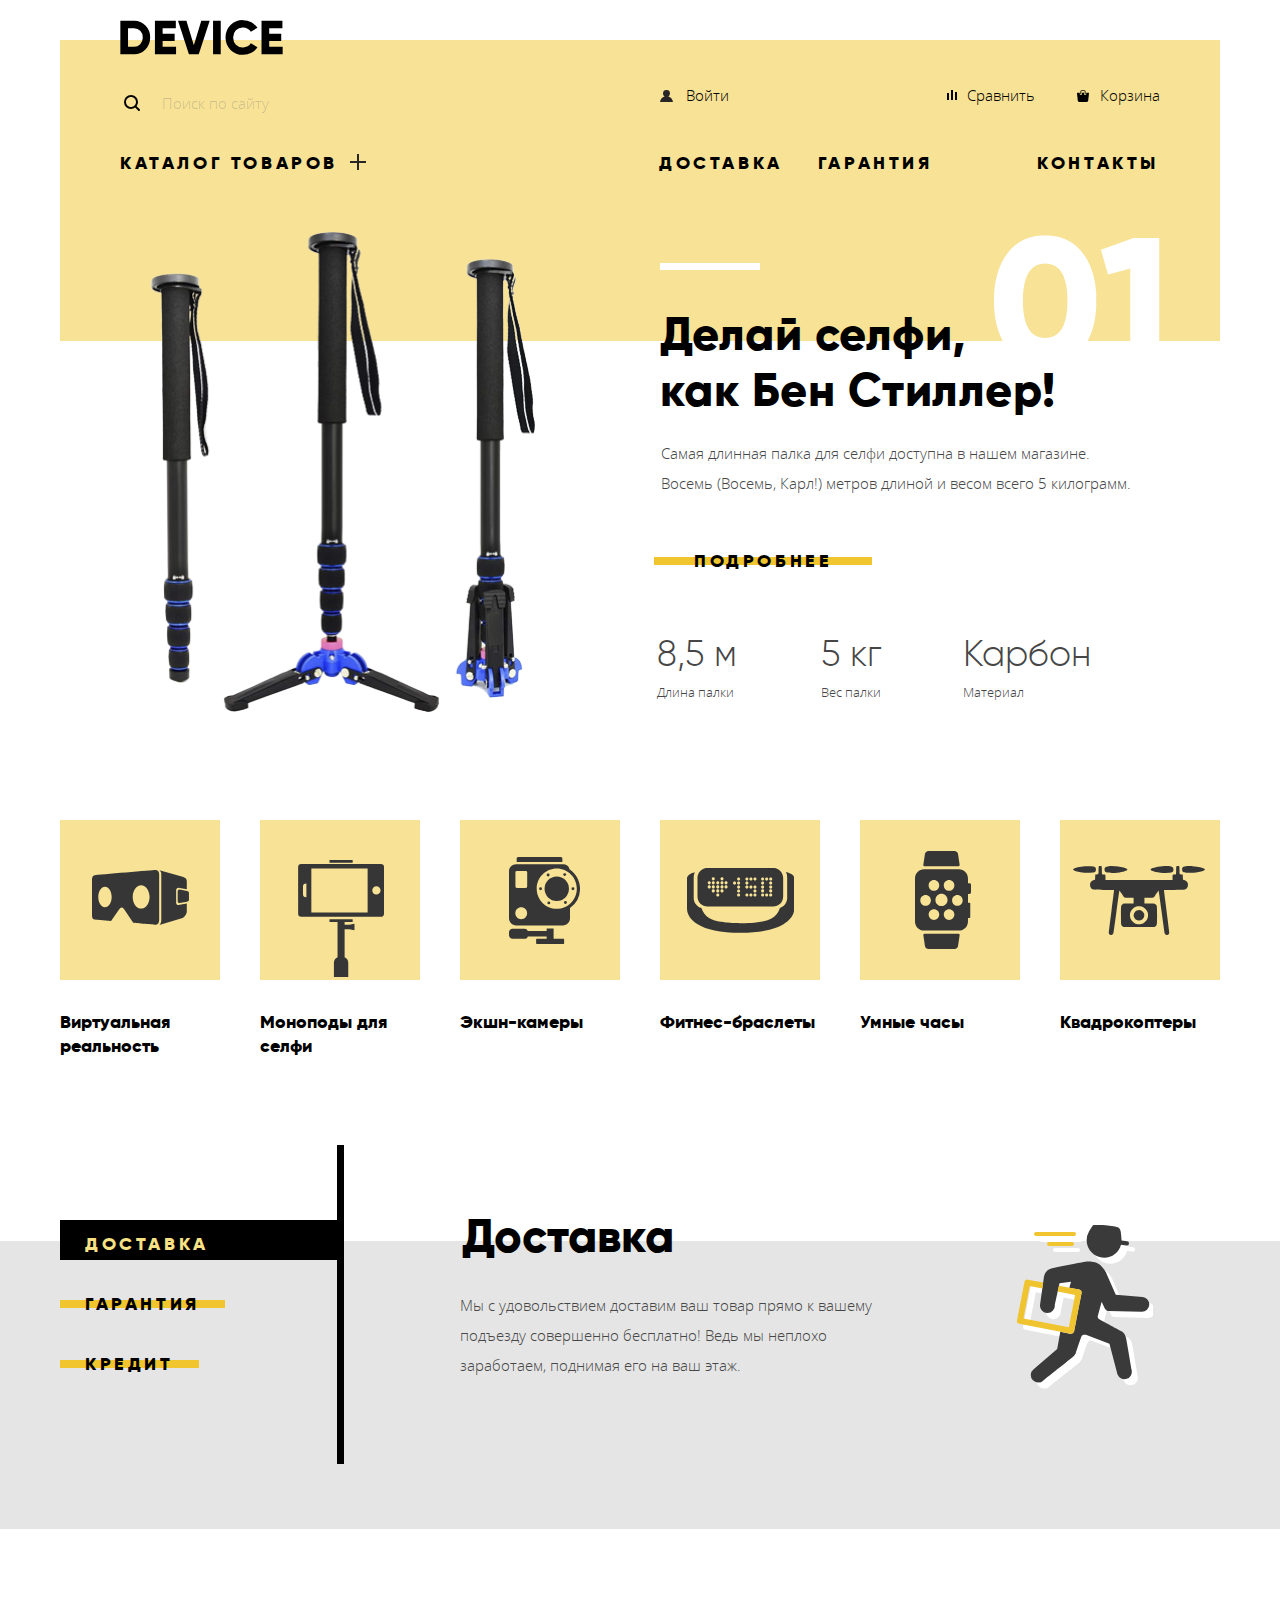
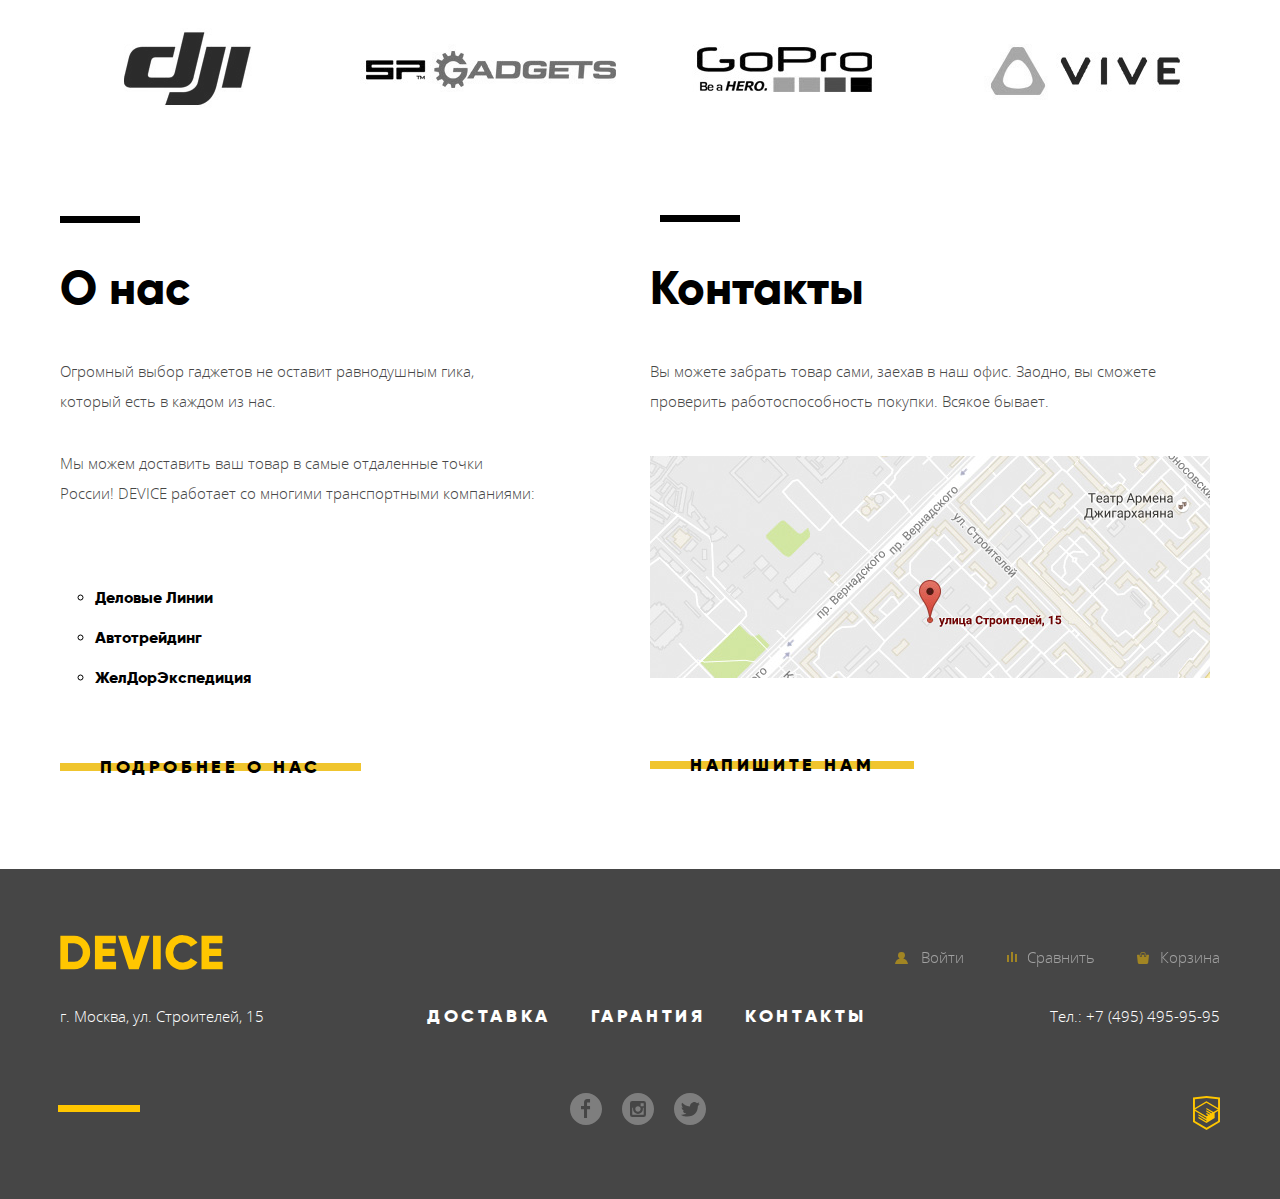
<file: index.html>
<!DOCTYPE html>
<html lang="ru">
   <head>
      <meta charset="utf-8">
      <title>HTML Academy: Девайс</title>
      <link href="css/normalize.css" rel="stylesheet">
      <link href="css/style.min.css" rel="stylesheet">
   </head>
   <body>
      <header class="main-header">
         <div class="main-header-top">
            <div class="logo-container">
               <a class="main-header-logo" href="index.html">
               <img src="img/logo-device.svg" width="163" height="35" alt="Логотип «DEVICE»" class="header-logo">
               </a>
            </div>
            <form class="search" action="https://echo.htmlacademy.ru" method="get">
               <input class="search-field" type="search" name="main-search" placeholder="Поиск по сайту">
               <button class="search-button" type="submit">Найти</button>
            </form>
            <ul class="user-navigation">
               <li class="login-link"><a class="log-in-link" href="log-in.html">Войти</a></li>
               <li class="login-link"><a class="compare-link" href="compare.html">Сравнить</a></li>
               <li class="login-link"><a class="cart-link" href="cart.html">Корзина</a></li>
            </ul>
         </div>
         <div class="main-header-bottom">
            <nav class="main-navigation">
               <div class="main-navigation-wrapper">
                  <ul class="site-navigation">
                     <li>
                        <a href="catalog.html">Каталог товаров</a>
                        <ul class="catalog-category-list">
                           <li><a href="vr.html">Виртуальная реальность</a></li>
                           <li><a href="monopodes.html">Моноподы для селфи</a></li>
                           <li><a href="action-cameras.html">Экшн-камеры</a></li>
                           <li><a href="fitness-bracelets.html">Фитнес-браслеты</a></li>
                           <li><a href="smart-watches.html">Умные часы</a></li>
                           <li><a href="quadcopters.html">Квадрокоптеры</a></li>
                        </ul>
                     </li>
                  </ul>
                  <ul class="user-info">
                     <li><a href="guarantees.html">Доставка</a></li>
                     <li><a href="delivery.html">Гарантия</a></li>
                     <li><a href="contacts.html">Контакты</a></li>
                  </ul>
               </div>
            </nav>
         </div>
      </header>
      <main>
         <div class="main-columns-index">
            <div class="container">
               <h1 class="visually-hidden">Главная страница интернет-магазина "DEVICE"</h1>
               <section class="promo promo1">
                  <div class="promo-image">
                     <a href="longest-monopode.html">
                     <img src="img/promo-photo1.png" width="385" height="486" alt="Самая длинная палка для селфи" class="promo-photo">
                     </a>
                  </div>
                  <div class="promo-info">
                     <div class="promo-title-container">
                        <h3 class="promo-title">Делай селфи,</h3>
                        <h3 class="promo-title">как Бен Стиллер!</h3>
                     </div>
                     <div class="promo-describe-container">
                        <p class="promo-describe">Самая длинная палка для селфи доступна в нашем магазине. Восемь (Восемь, Карл!) метров длиной и весом всего 5 килограмм.</p>
                     </div>
                     <div class="promo-additional">
                        <a href="longest-monopode.html" class="info-link promo-link">Подробнее</a>
                        <table class="promo-parameters">
                           <tr>
                              <td class="promo-parametr-value-length">8,5 м</td>
                              <td class="promo-parametr-value-weight">5 кг</td>
                              <td class="promo-parametr-value">Карбон</td>
                           </tr>
                           <tr>
                              <td class="promo-parametr-describe">Длина палки</td>
                              <td class="promo-parametr-describe">Вес палки</td>
                              <td class="promo-parametr-describe">Материал</td>
                           </tr>
                        </table>
                     </div>
                  </div>
               </section>
               <section class="promo promo2">
                  <div class="promo-image">
                     <a href="longest-monopode.html">
                     <img src="img/promo-photo2.png" width="345" height="485" alt="Фитнес-браслет" class="promo-photo">
                     </a>
                  </div>
                  <div class="promo-info">
                     <div class="promo-title-container">
                        <h3 class="promo-title">Худеем</h3>
                        <h3 class="promo-title">правильно!</h3>
                     </div>
                     <div class="promo-describe-container">
                        <p class="promo-describe">Мотивирующие фитнес-браслеты помогут найти в себе силы не пропускать занятия и соблюдать диету.</p>
                     </div>
                     <div class="promo-additional">
                        <a href="longest-monopode.html" class="info-link promo-link">Подробнее</a>
                        <table class="promo-parameters">
                           <tr>
                              <td class="promo-parametr-value">48 часов</td>
                           </tr>
                           <tr>
                              <td class="promo-parametr">Без подзарядки</td>
                           </tr>
                        </table>
                     </div>
                  </div>
               </section>
               <section class="promo promo3">
                  <div class="promo-image">
                     <a href="longest-monopode.html">
                     <img src="img/promo-photo3.png" width="526" height="334" alt="Квадракоптер" class="promo-photo">
                     </a>
                  </div>
                  <div class="promo-info">
                     <div class="promo-title-container">
                        <h3 class="promo-title">Порхает как бабочка,</h3>
                        <h3 class="promo-title">жалит как пчела!</h3>
                     </div>
                     <div class="promo-describe-container">
                        <p class="promo-describe">Этот обычный, на первый взгляд, квадрокоптер оснащен мощным лазером, замаскированным под стандартную камеру.</p>
                     </div>
                     <div class="promo-additional">
                        <a href="longest-monopode.html" class="info-link promo-link">Подробнее</a>
                        <table class="promo-parameters">
                           <tr>
                              <td class="promo-parametr-value">800 м</td>
                              <td class="promo-parametr-value">50 м</td>
                           </tr>
                           <tr>
                              <td class="promo-parametr">Дальность полета</td>
                              <td class="promo-parametr">Радиус поражения</td>
                           </tr>
                        </table>
                     </div>
                  </div>
               </section>
               <div class="popuгlar-container">
                  <ul class="popular-list">
                     <li><a class="popular-item popular-item-1" href="vr.html">Виртуальная реальность</a></li>
                     <li><a class="popular-item popular-item-2" href="monopodes.html">Моноподы для селфи</a></li>
                     <li><a class="popular-item popular-item-3" href="action-cameras.html">Экшн-камеры</a></li>
                     <li><a class="popular-item popular-item-4" href="fitness-bracelets.html">Фитнес-браслеты</a></li>
                     <li><a class="popular-item popular-item-5" href="smart-watches.html">Умные часы</a></li>
                     <li><a class="popular-item popular-item-6" href="quadcopters.html">Квадрокоптеры</a></li>
                  </ul>
               </div>
               <div class="user-info-describe">
                  <ul class="user-info-buttons">
                     <li><a class="button user-info-button-delivery button-on">Доставка</a></li>
                     <li><a class="button user-info-button-guarantee">Гарантия</a></li>
                     <li><a class="button user-info-button-credit">Кредит</a></li>
                  </ul>
                  <div class="user-info-delivery-container">
                     <div class="user-info-describe-title-container">
                        <h2 class="user-info-describe-title">Доставка</h2>
                     </div>
                     <div class="user-info-describe-additional-container">
                        <p class="user-info-describe-additional">Мы с удовольствием доставим ваш товар прямо к вашему подъезду совершенно бесплатно! Ведь мы неплохо заработаем, поднимая его на ваш этаж.</p>
                     </div>
                  </div>
                  <div class="user-info-guarantee-container">
                     <div class="user-info-describe-title-container">
                        <h2 class="user-info-describe-title">Гарантия</h2>
                     </div>
                     <div class="user-info-describe-additional-container">
                        <p class="user-info-describe-additional">Если из-за возгорания купленного у нас товара у вас сгорит дом — не переживайте, мы выдадим вам новый.
                           Товар, не дом, конечно же.
                        </p>
                     </div>
                  </div>
                  <div class="user-info-credit-container">
                     <div class="user-info-describe-title-container">
                        <h2 class="user-info-describe-title no-show">Кредит</h2>
                     </div>
                     <div class="user-info-describe-additional-container">
                        <p class="user-info-describe-additional">Залезть в долговую яму стало проще! Кредитные консультанты подберут для вас наиболее выгодные
                           условия кредита. Выгодные для нашего банка, разумеется.
                        </p>
                     </div>
                  </div>
               </div>
               <section class="brands">
                  <h2 class="visually-hidden">Наши бренды</h2>
                  <ul class="brand-list">
                     <li><a class="brand-list-link" href="#"><img class="brand-logo" src="img/dji-logo.jpg" width="260" height="100" alt="Логотип dji"></a></li>
                     <li><a class="brand-list-link" href="#"><img class="brand-logo" src="img/sp-gadgets-logo.jpg" width="260" height="100" alt="Логотип sp-gadgets"></a></li>
                     <li><a class="brand-list-link" href="#"><img class="brand-logo" src="img/go-pro-logo.jpg" width="260" height="100" alt="Логотип go-pro"></a></li>
                     <li><a class="brand-list-link" href="#"><img class="brand-logo" src="img/vive-logo.jpg" width="260" height="100" alt="Логотип vive"></a></li>
                  </ul>
               </section>
               <div class="index-columns">
                  <section class="info-about-us">
                     <h2 class="info-about-us-title">О нас</h2>
                     <p class="info-about-us-additional">
                        Огромный выбор гаджетов не оставит равнодушным гика, который есть в каждом из нас.
                     </p>
                     <p class="info-about-us-additional">
                        Мы можем доставить ваш товар в самые отдаленные точки России! DEVICE работает со многими транспортными компаниями:
                     </p>
                     <ul class="delivery-companies">
                        <li>Деловые Линии</li>
                        <li>Автотрейдинг</li>
                        <li>ЖелДорЭкспедиция</li>
                     </ul>
                     <a href="about-us.html" class="info-link">Подробнее о нас</a>
                  </section>
                  <section class="info-contacts">
                     <h2 class="info-title">Контакты</h2>
                     <p class="info-additional">
                        Вы можете забрать товар сами, заехав в наш офис. Заодно, вы сможете проверить работоспособность покупки. Всякое бывает.
                     </p>
                     <a href="#">
                     <img src="img/map.jpg" width="560" height="222" alt="Карта с нашим местонахождением">
                     </a>
                     <a href="write-us.html" class="info-link">Напишите нам</a>
                  </section>
               </div>
            </div>
         </div>
      </main>
      <footer class="main-footer">
         <div class="container">
            <div class="main-footer-top">
               <a href="index.html">
                  <svg class="footer-logo" xmlns="http://www.w3.org/2000/svg" viewBox="0 0 164 35">
                     <path d="m0.35 0.7v33.6h13.532a15.723 15.723 0 0 0 11.72-4.824 16.464 16.464 0 0 0 4.712-11.976 16.465 16.465 0 0 0-4.712-11.976 15.723 15.723 0 0 0-11.72-4.824zm7.733 26.208v-18.819h5.8a8.648 8.648 0 0 1 6.5 2.568 9.412 9.412 0 0 1 2.489 6.84 9.41 9.41 0 0 1-2.489 6.84 8.646 8.646 0 0 1-6.5 2.568h-5.8zm34.8-5.952h12.082v-7.3h-12.086v-5.567h13.291v-7.389h-21.024v33.6h21.265v-7.392h-13.532v-5.952zm36.343 13.344 11.019-33.6h-8.458l-7.491 24.72-7.491-24.72h-8.457l11.019 33.6zm14.4 0h7.733v-33.6h-7.733zm38.615-1.416a15.514 15.514 0 0 0 6.041-5.688l-6.67-3.84a7.488 7.488 0 0 1-3.165 3.024 9.874 9.874 0 0 1-4.664 1.1 9.594 9.594 0 0 1-7.177-2.736 9.907 9.907 0 0 1-2.682-7.248 9.908 9.908 0 0 1 2.682-7.248 9.594 9.594 0 0 1 7.177-2.736 9.914 9.914 0 0 1 4.64 1.08 7.6 7.6 0 0 1 3.189 3.048l6.67-3.84a15.881 15.881 0 0 0-6.09-5.688 17.419 17.419 0 0 0-8.409-2.088 17.12 17.12 0 0 0-17.592 17.472 17.12 17.12 0 0 0 17.589 17.476 17.519 17.519 0 0 0 8.458-2.088zm17.881-11.928h12.082v-7.3h-12.085v-5.567h13.29v-7.389h-21.022v33.6h21.264v-7.392h-13.532v-5.952z" fill="#ffc600">
                     </path>
                  </svg>
               </a>
               <ul class="footer-user-navigation">
                  <li class="login-link"><a class="log-in-link" href="log-in.html">Войти</a></li>
                  <li class="login-link"><a class="compare-link" href="compare.html">Сравнить</a></li>
                  <li class="login-link"><a class="cart-link" href="cart.html">Корзина</a></li>
               </ul>
            </div>
            <div class="main-footer-middle">
               <address class="address">г. Москва, ул. Строителей, 15</address>
               <ul class="footer-navigation">
                  <li><a href="delivery.html">Доставка</a></li>
                  <li><a href="guarantees.html">Гарантия</a></li>
                  <li><a href="contacts.html">Контакты</a></li>
               </ul>
               <p class="phonenumber">Тел.: +7 (495) 495-95-95</p>
            </div>
            <div class="main-footer-bottom">
               <ul class="socials">
                  <li>
                     <a class="social-button social-button-facebook" href="#">
                        <svg xmlns="http://www.w3.org/2000/svg" width="32" height="32" viewBox="0 0 32 32">
                           <path fill="#FFF" d="M16 0C7.164 0 0 7.163 0 16s7.164 16 16 16c8.837 0 16-7.164 16-16S24.837 0 16 0zm4.062 9.455h-3.021v3.444h3.021v3.445h-3.021v8.61H14.02v-8.61H11v-3.445h3.021V9.455c0-1.902 1.353-3.445 3.021-3.445h3.021v3.445z">
                           </path>
                        </svg>
                     </a>
                  </li>
                  <li>
                     <a class="social-button" href="#">
                        <svg xmlns="http://www.w3.org/2000/svg" width="32" height="32" viewBox="0 0 32 32">
                           <g fill="#FFF">
                              <path d="M20.916 16a4.938 4.938 0 1 1-9.877 0c0-.394.051-.773.138-1.14h-.897v6.838h11.396V14.86h-.897c.086.367.137.746.137 1.14z"/>
                              <path d="M15.978 18.659c1.466 0 2.659-1.193 2.659-2.659s-1.193-2.659-2.659-2.659c-1.466 0-2.659 1.193-2.659 2.659s1.192 2.659 2.659 2.659zM18.637 10.302h3.039v3.039h-3.039z"/>
                              <path d="M16 0C7.164 0 0 7.164 0 16c0 8.837 7.164 16 16 16 8.837 0 16-7.163 16-16 0-8.836-7.163-16-16-16zm7.955 21.698a2.285 2.285 0 0 1-2.279 2.279H10.279A2.285 2.285 0 0 1 8 21.698V10.302a2.286 2.286 0 0 1 2.279-2.279h11.396a2.286 2.286 0 0 1 2.279 2.279v11.396z"/>
                           </g>
                        </svg>
                     </a>
                  </li>
                  <li>
                     <a class="social-button social-button-twitter" href="#">
                        <svg xmlns="http://www.w3.org/2000/svg" width="32" height="32" viewBox="0 0 32 32">
                           <path fill="#FFF" d="M16 0C7.164 0 0 7.164 0 16c0 8.837 7.164 16 16 16 8.837 0 16-7.163 16-16 0-8.836-7.163-16-16-16zm7.944 12.809c-.251 6.516-3.463 10.832-10.992 10.702h-.486c-.447 0-4.543-.443-5.344-1.823 2.479.19 4.247-.406 5.12-1.136-1.048-.289-2.923-.461-3.251-2.848.384.104.618.221 1.299.113-1.307-.824-2.758-1.519-2.679-3.643.311.317 1.164.518 1.46.457-.768-.233-2.149-3.244-.974-4.781 1.984 1.79 4.075 3.482 7.804 3.643.227-2.214 1.24-3.699 3.168-4.325 1.84-.479 3.255.26 3.901 1.138.737-.224 1.453-.466 2.193-.685-.004.833-.569 1.463-.935 1.709.747.165 1.423-.475 1.423-.475-.184.963-1.094 1.725-1.707 1.954z">
                           </path>
                        </svg>
                     </a>
                  </li>
               </ul>
               <a class="htmlacademy-button" href="https://htmlacademy.ru"><img src="img/logo-html.svg" class="htmlacademylogo" width="27" height="35" alt="Логотип HTML Academy"></a>
            </div>
         </div>
      </footer>
      <section class="modal modal-login">
         <h2 class="visually-hidden">Напишите нам</h2>
         <form class="write-us-form" action="https://echo.htmlacademy.ru" method="post">
            <div class="name-write-us-container">
               <label for="name-field">Ваше имя:</label>
               <input class="name-write-us" type="text" name="name" id="name-field" value="" placeholder="Имя Фамилия">
            </div>
            <div class="email-write-us-container">
               <label for="email-field">Ваш e-mail:</label>
               <input class="email-write-us" type="email" name="email" id="email-field" value="" placeholder="email@example.com">
            </div>
            <div class="mail-write-us-container">
               <label class="mail-field-label" for="mail-field">Текст письма:</label>
               <textarea name="mail" id="mail-field" placeholder="В свободной форме"></textarea>
            </div>
            <button class="button" type="submit">Отправить</button>
         </form>
         <button class="modal-close">Закрыть</button>
      </section>
      <section class="modal modal-map">
         <h2 class="visually-hidden">Наше местоположение</h2>
         <p>
            <img src="img/map-big.jpg" width="960" height="560" alt="Офис компании по адресу ул. Строителей, 15, Москва">
         </p>
         <button class="modal-close">Закрыть</button>
      </section>
   </body>
</html>
</file>
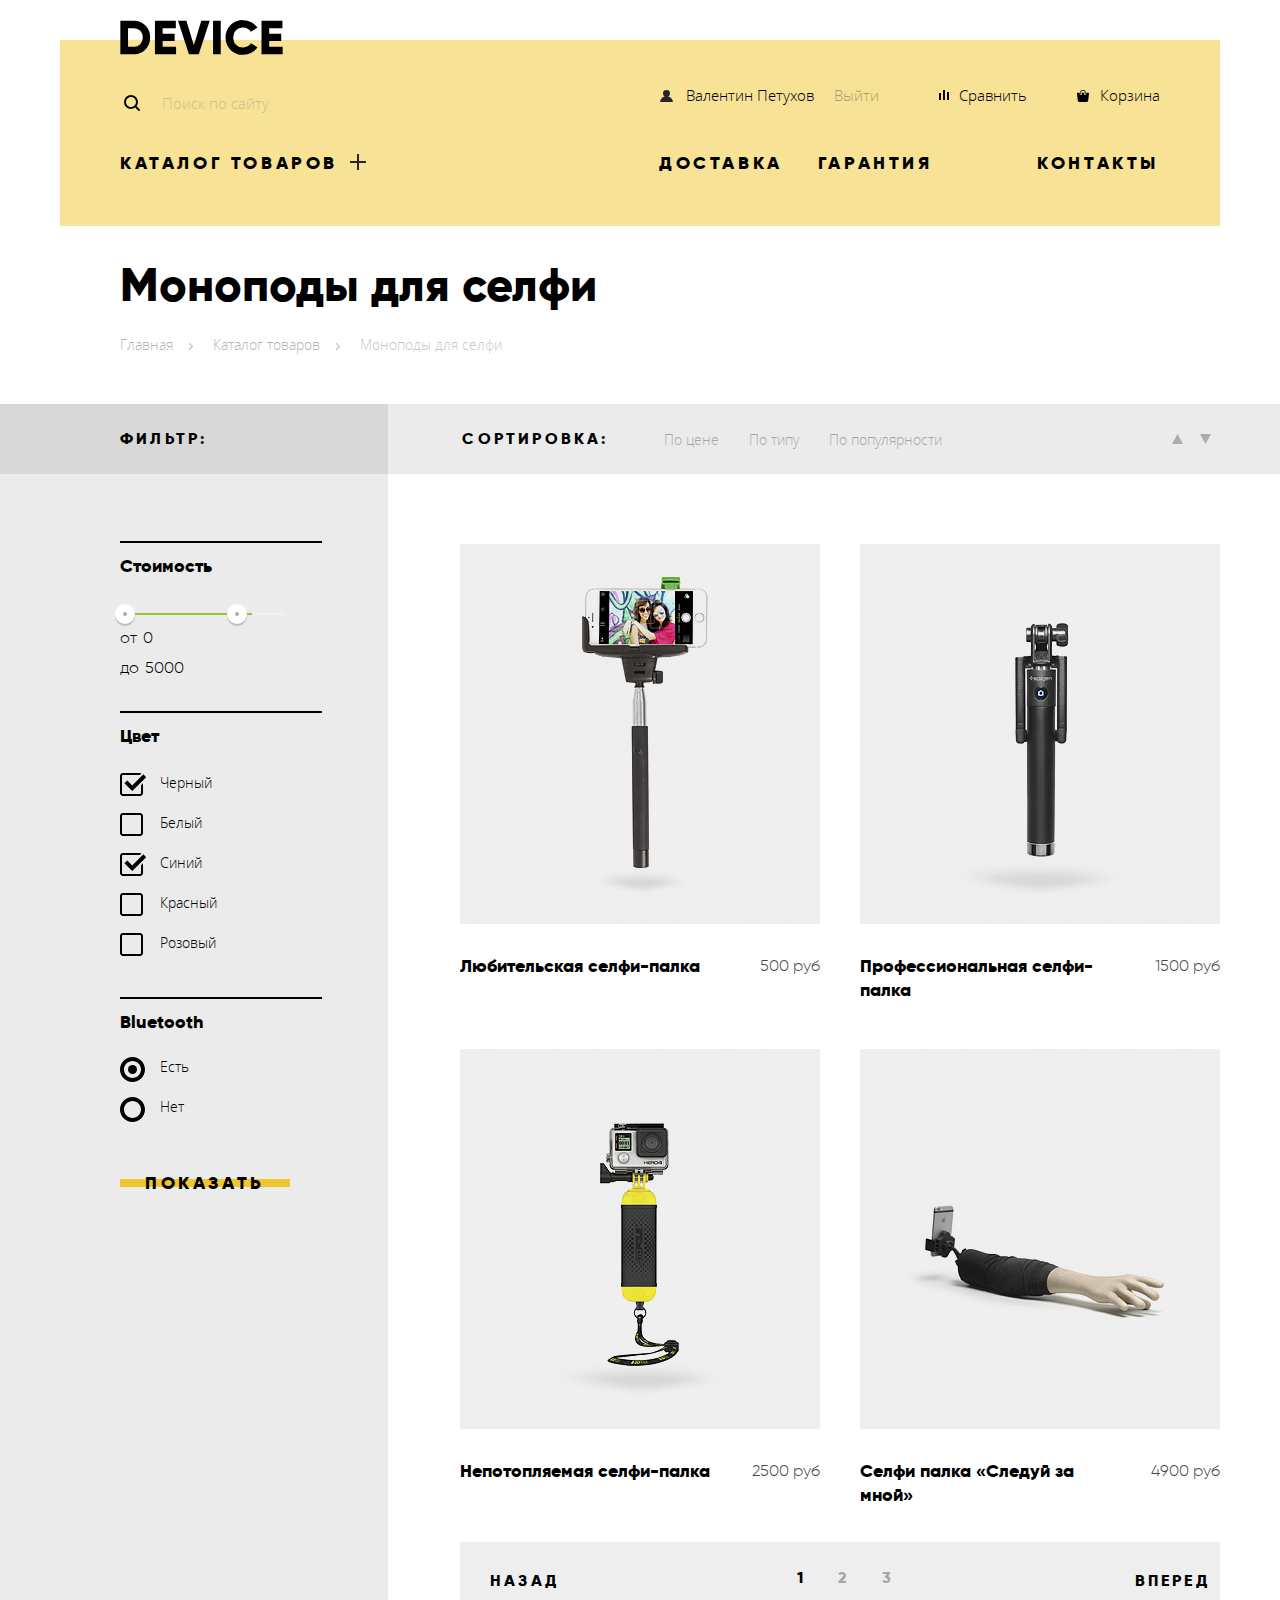
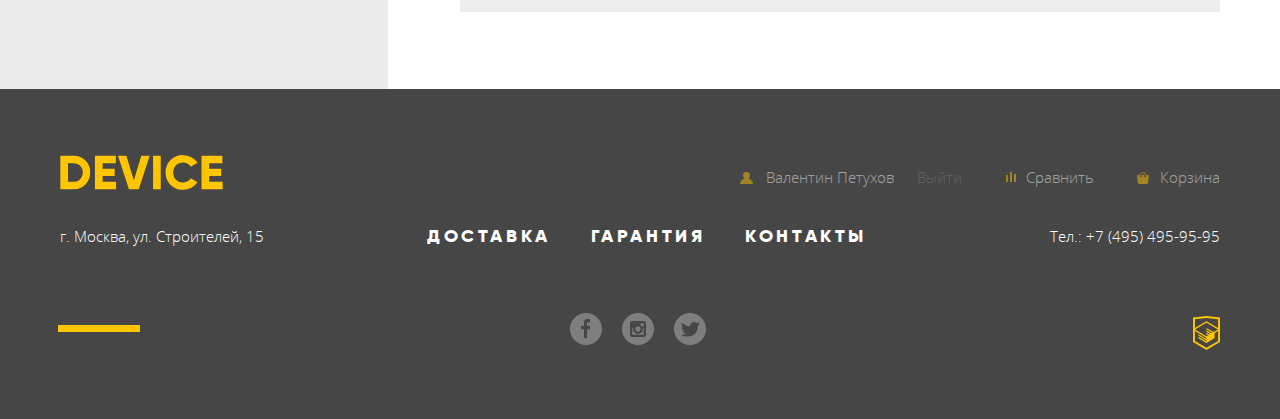
<file: catalog.html>
<!DOCTYPE html>
<html lang="ru">
   <head>
      <meta charset="utf-8">
      <title>HTML Academy: Девайс</title>
      <link href="css/normalize.css" rel="stylesheet">
      <link href="css/style.min.css" rel="stylesheet">
   </head>
   <body>
      <header class="main-header-inner">
         <div class="main-header-top">
            <div class="logo-container">
               <a class="main-header-logo" href="index.html">
               <img src="img/logo-device.svg" width="163" height="35" alt="Логотип «DEVICE»" class="header-logo">
               </a>
            </div>
            <form class="search" action="https://echo.htmlacademy.ru" method="get">
               <input class="search-field" type="search" name="main-search" placeholder="Поиск по сайту">
               <button class="search-button" type="submit">Найти</button>
            </form>
            <ul class="login-user-navigation">
               <li class="login-link"><a class="profile-link" href="profile.html">Валентин Петухов</a></li>
               <li class="logout-link"><a class="log-out-link" href="log-out.html">Выйти</a></li>
               <li class="login-link"><a class="compare-link" href="compare.html">Сравнить</a></li>
               <li class="login-link"><a class="cart-link" href="cart.html">Корзина</a></li>
            </ul>
         </div>
         <div class="main-header-bottom">
            <nav class="main-navigation">
               <div class="main-navigation-wrapper">
                  <ul class="site-navigation">
                     <li>
                        <a href="catalog.html">Каталог товаров</a>
                        <ul class="catalog-category-list">
                           <li><a href="vr.html">Виртуальная реальность</a></li>
                           <li><a href="monopodes.html">Моноподы для селфи</a></li>
                           <li><a href="action-cameras.html">Экшн-камеры</a></li>
                           <li><a href="fitness-bracelets.html">Фитнес-браслеты</a></li>
                           <li><a href="smart-watches.html">Умные часы</a></li>
                           <li><a href="quadcopters.html">Квадрокоптеры</a></li>
                        </ul>
                     </li>
                  </ul>
                  <ul class="user-info">
                     <li><a href="guarantees.html">Доставка</a></li>
                     <li><a href="delivery.html">Гарантия</a></li>
                     <li><a href="contacts.html">Контакты</a></li>
                  </ul>
               </div>
            </nav>
         </div>
      </header>
      <main>
         <div class="container">
            <h1 class="page-title">Моноподы для селфи</h1>
            <ul class="breadcrumbs">
               <li><a href="index.html">Главная</a></li>
               <li><a href="catalog.html">Каталог товаров</a></li>
               <li class="breadcrumbs-current">Моноподы для селфи</li>
            </ul>
         </div>
         <div class="main-columns">
            <div class="container">
               <div class="sort-title">
                  <span class="sort-legend">Фильтр:</span>
                  <span class="sort-legend">Сортировка:</span>
                  <ul class="sort-parameters">
                     <li class="sort-parameter"><a class="by-price" href="price.html">По цене</a></li>
                     <li class="sort-parameter"><a class="by-type" href="type.html">По типу</a></li>
                     <li class="sort-parameter"><a class="by-popularity" href="popularity.html">По популярности</a></li>
                  </ul>
                  <a class="icon-up" href="from-b-to-s.html">
                  <img src="img/icon-up-dir.svg" alt="Сортировка от большего к меньшему">
                  </a>
                  <a class="icon-down" href="from-s-to-b.html">
                  <img src="img/icon-down-dir.svg" alt="Сортировка от меньшего к большему">
                  </a>
               </div>
               <div class="catalog-columns">
                  <section class="filters">
                     <h2 class="visually-hidden">Фильтр товаров</h2>
                     <form class="filter" action="https://echo.htmlacademy.ru" method="get">
                        <fieldset class="filter-fieldset fieldset-cost">
                           <legend class="price-legend">Стоимость</legend>
                           <div class="filter-range">
                              <div class="range-controls">
                                 <div class="scale">
                                    <div class="bar"></div>
                                 </div>
                                 <div class="range-toggle range-toggle-min"></div>
                                 <div class="range-toggle range-toggle-max"></div>
                                 <div class="price-controls">
                                    <label class="min-price">от <input type="text" name="min-price" value="0"></label>
                                    <label class="max-price">до <input type="text" name="max-price" value="5000"></label>
                                 </div>
                              </div>
                           </div>
                        </fieldset>
                        <fieldset class="filter-fieldset fieldset-color">
                           <legend class="color-legend">Цвет</legend>
                           <ul class="color-filter">
                              <li class="filter-option">
                                 <input class="visually-hidden filter-input filter-input-checkbox" type="checkbox" name="black" id="filter-black" checked>
                                 <label for="filter-black">Черный</label>
                              </li>
                              <li class="filter-option">
                                 <input class="visually-hidden filter-input filter-input-checkbox" type="checkbox" name="white" id="filter-white">
                                 <label for="filter-white">Белый</label>
                              </li>
                              <li class="filter-option">
                                 <input class="visually-hidden filter-input filter-input-checkbox" type="checkbox" name="blue" id="filter-blue" checked>
                                 <label for="filter-blue">Синий</label>
                              </li>
                              <li class="filter-option">
                                 <input class="visually-hidden filter-input filter-input-checkbox" type="checkbox" name="red" id="filter-red">
                                 <label for="filter-red">Красный</label>
                              </li>
                              <li class="filter-option">
                                 <input class="visually-hidden filter-input filter-input-checkbox" type="checkbox" name="pink" id="filter-pink">
                                 <label for="filter-pink">Розовый</label>
                              </li>
                           </ul>
                        </fieldset>
                        <fieldset class="filter-fieldset fieldset-bluetooth">
                           <legend class="bluetooth-legend">Bluetooth</legend>
                           <ul class="bluetooth-filter">
                              <li class="filter-option">
                                 <input class="visually-hidden filter-input filter-input-radio" type="radio" name="bluetooth-condition" value="yes" id="filter-bluetooth-yes" checked>
                                 <label for="filter-bluetooth-yes">Есть</label>
                              </li>
                              <li class="filter-option">
                                 <input class="visually-hidden filter-input filter-input-radio" type="radio" name="bluetooth-condition" value="no" id="filter-bluetooth-no">
                                 <label for="filter-bluetooth-no">Нет</label>
                              </li>
                           </ul>
                        </fieldset>
                        <button type="submit" class="filter-button button">
                        Показать
                        </button>
                     </form>
                  </section>
                  <section class="catalog">
                     <h2 class="visually-hidden">Список селфи-палок</h2>
                     <ul class="catalog-list">
                        <li class="catalog-item">
                           <div class="cart-mask">
                              <a class="button cart-mask-button" href="cart.html">В корзину</a>
                              <a class="compare" href="compare.html">Добвить к сравнению</a>
                           </div>
                           <img class="item-product-photo" src="img/item-1.jpg" width="360" height="380" alt="Любительская селфи палка">
                           <div class="item-info">
                              <a class="catalog-item-title" href="catalog-item.html">Любительская селфи-палка</a>
                              <b class="catalog-item-price">500 руб</b>
                           </div>
                        </li>
                        <li class="catalog-item">
                           <div class="cart-mask">
                              <a class="button cart-mask-button" href="cart.html">В корзину</a>
                              <a class="compare" href="compare.html">Добвить к сравнению</a>
                           </div>
                           <img class="item-product-photo" src="img/item-2.jpg" width="360" height="380" alt="Профессиональная селфи-палка">
                           <div class="item-info">
                              <a class="catalog-item-title" href="catalog-item.html">Профессиональная селфи-палка</a>
                              <b class="catalog-item-price">1500 руб</b>
                           </div>
                        </li>
                        <li class="catalog-item">
                           <div class="cart-mask">
                              <a class="button cart-mask-button" href="cart.html">В корзину</a>
                              <a class="compare" href="compare.html">Добвить к сравнению</a>
                           </div>
                           <img class="item-product-photo" src="img/item-3.jpg" width="360" height="380" alt="Непотопляемая селфи-палка">
                           <div class="item-info">
                              <a class="catalog-item-title" href="catalog-item.html">Непотопляемая селфи-палка</a>
                              <b class="catalog-item-price">2500 руб</b>
                           </div>
                        </li>
                        <li class="catalog-item">
                           <div class="cart-mask">
                              <a class="button cart-mask-button" href="cart.html">В корзину</a>
                              <a class="compare" href="compare.html">Добвить к сравнению</a>
                           </div>
                           <img class="item-product-photo" src="img/item-4.jpg" width="360" height="380" alt="Селфи палка «Следуй за мной»">
                           <div class="item-info">
                              <a class="catalog-item-title" href="catalog-item.html">Селфи палка «Следуй за мной»</a>
                              <b class="catalog-item-price">4900 руб</b>
                           </div>
                        </li>
                     </ul>
                     <div class="paginator">
                        <a class="paginator-prev paginator-button" href="#">Назад</a>
                        <ul class="paginator-list">
                           <li><a href="#" class="current-page">1</a></li>
                           <li><a href="#">2</a></li>
                           <li><a href="#">3</a></li>
                        </ul>
                        <a class="paginator-next paginator-button" href="#">Вперед</a>
                     </div>
                  </section>
               </div>
            </div>
         </div>
      </main>
      <footer class="main-footer">
         <div class="container">
            <div class="main-footer-top">
               <a href="index.html">
                  <svg class="footer-logo" xmlns="http://www.w3.org/2000/svg" viewBox="0 0 164 35">
                     <path d="m0.35 0.7v33.6h13.532a15.723 15.723 0 0 0 11.72-4.824 16.464 16.464 0 0 0 4.712-11.976 16.465 16.465 0 0 0-4.712-11.976 15.723 15.723 0 0 0-11.72-4.824zm7.733 26.208v-18.819h5.8a8.648 8.648 0 0 1 6.5 2.568 9.412 9.412 0 0 1 2.489 6.84 9.41 9.41 0 0 1-2.489 6.84 8.646 8.646 0 0 1-6.5 2.568h-5.8zm34.8-5.952h12.082v-7.3h-12.086v-5.567h13.291v-7.389h-21.024v33.6h21.265v-7.392h-13.532v-5.952zm36.343 13.344 11.019-33.6h-8.458l-7.491 24.72-7.491-24.72h-8.457l11.019 33.6zm14.4 0h7.733v-33.6h-7.733zm38.615-1.416a15.514 15.514 0 0 0 6.041-5.688l-6.67-3.84a7.488 7.488 0 0 1-3.165 3.024 9.874 9.874 0 0 1-4.664 1.1 9.594 9.594 0 0 1-7.177-2.736 9.907 9.907 0 0 1-2.682-7.248 9.908 9.908 0 0 1 2.682-7.248 9.594 9.594 0 0 1 7.177-2.736 9.914 9.914 0 0 1 4.64 1.08 7.6 7.6 0 0 1 3.189 3.048l6.67-3.84a15.881 15.881 0 0 0-6.09-5.688 17.419 17.419 0 0 0-8.409-2.088 17.12 17.12 0 0 0-17.592 17.472 17.12 17.12 0 0 0 17.589 17.476 17.519 17.519 0 0 0 8.458-2.088zm17.881-11.928h12.082v-7.3h-12.085v-5.567h13.29v-7.389h-21.022v33.6h21.264v-7.392h-13.532v-5.952z" fill="#ffc600">
                     </path>
                  </svg>
               </a>
               <ul class="login-footer-user-navigation">
                  <li class="login-link"><a class="profile-link" href="profile.html">Валентин Петухов</a></li>
                  <li class="logout-link"><a class="log-out-link" href="log-out.html">Выйти</a></li>
                  <li class="login-link"><a class="compare-link" href="compare.html">Сравнить</a></li>
                  <li class="login-link"><a class="cart-link" href="cart.html">Корзина</a></li>
               </ul>
            </div>
            <div class="main-footer-middle">
               <address class="address">г. Москва, ул. Строителей, 15</address>
               <ul class="footer-navigation">
                  <li><a href="delivery.html">Доставка</a></li>
                  <li><a href="guarantees.html">Гарантия</a></li>
                  <li><a href="contacts.html">Контакты</a></li>
               </ul>
               <p class="phonenumber">Тел.: +7 (495) 495-95-95</p>
            </div>
            <div class="main-footer-bottom">
               <ul class="socials">
                  <li>
                     <a class="social-button social-button-facebook" href="#">
                        <svg xmlns="http://www.w3.org/2000/svg" width="32" height="32" viewBox="0 0 32 32">
                           <path fill="#FFF" d="M16 0C7.164 0 0 7.163 0 16s7.164 16 16 16c8.837 0 16-7.164 16-16S24.837 0 16 0zm4.062 9.455h-3.021v3.444h3.021v3.445h-3.021v8.61H14.02v-8.61H11v-3.445h3.021V9.455c0-1.902 1.353-3.445 3.021-3.445h3.021v3.445z">
                           </path>
                        </svg>
                     </a>
                  </li>
                  <li>
                     <a class="social-button" href="#">
                        <svg xmlns="http://www.w3.org/2000/svg" width="32" height="32" viewBox="0 0 32 32">
                           <g fill="#FFF">
                              <path d="M20.916 16a4.938 4.938 0 1 1-9.877 0c0-.394.051-.773.138-1.14h-.897v6.838h11.396V14.86h-.897c.086.367.137.746.137 1.14z"/>
                              <path d="M15.978 18.659c1.466 0 2.659-1.193 2.659-2.659s-1.193-2.659-2.659-2.659c-1.466 0-2.659 1.193-2.659 2.659s1.192 2.659 2.659 2.659zM18.637 10.302h3.039v3.039h-3.039z"/>
                              <path d="M16 0C7.164 0 0 7.164 0 16c0 8.837 7.164 16 16 16 8.837 0 16-7.163 16-16 0-8.836-7.163-16-16-16zm7.955 21.698a2.285 2.285 0 0 1-2.279 2.279H10.279A2.285 2.285 0 0 1 8 21.698V10.302a2.286 2.286 0 0 1 2.279-2.279h11.396a2.286 2.286 0 0 1 2.279 2.279v11.396z"/>
                           </g>
                        </svg>
                     </a>
                  </li>
                  <li>
                     <a class="social-button social-button-twitter" href="#">
                        <svg xmlns="http://www.w3.org/2000/svg" width="32" height="32" viewBox="0 0 32 32">
                           <path fill="#FFF" d="M16 0C7.164 0 0 7.164 0 16c0 8.837 7.164 16 16 16 8.837 0 16-7.163 16-16 0-8.836-7.163-16-16-16zm7.944 12.809c-.251 6.516-3.463 10.832-10.992 10.702h-.486c-.447 0-4.543-.443-5.344-1.823 2.479.19 4.247-.406 5.12-1.136-1.048-.289-2.923-.461-3.251-2.848.384.104.618.221 1.299.113-1.307-.824-2.758-1.519-2.679-3.643.311.317 1.164.518 1.46.457-.768-.233-2.149-3.244-.974-4.781 1.984 1.79 4.075 3.482 7.804 3.643.227-2.214 1.24-3.699 3.168-4.325 1.84-.479 3.255.26 3.901 1.138.737-.224 1.453-.466 2.193-.685-.004.833-.569 1.463-.935 1.709.747.165 1.423-.475 1.423-.475-.184.963-1.094 1.725-1.707 1.954z">
                           </path>
                        </svg>
                     </a>
                  </li>
               </ul>
               <a class="htmlacademy-button" href="https://htmlacademy.ru"><img src="img/logo-html.svg" width="27" height="35" alt="Логотип HTML Academy"></a>
            </div>
         </div>
      </footer>
   </body>
</html>
</file>
<file: css/style.min.css>
@font-face{font-family:"Gilroy";src:url(../fonts/gilroyextrabold.woff2) format("woff2"),url(../fonts/gilroyextrabold.woff) format("woff");font-style:normal;font-weight:800}@font-face{font-family:"Gilroy";src:url(../fonts/gilroylight.woff2) format("woff2"),url(../fonts/gilroylight.woff) format("woff");font-style:normal;font-weight:300}@font-face{font-family:"OpenSans";src:url(../fonts/opensans.woff2) format("woff2"),url(../fonts/opensans.woff) format("woff");font-style:normal;font-weight:400}@font-face{font-family:"OpenSans";src:url(../fonts/opensanslight.woff2) format("woff2"),url(../fonts/opensanslight.woff) format("woff");font-style:normal;font-weight:300}body{margin:0;padding:0;font-family:"OpenSans",Arial,sans-serif;font-size:15px;line-height:30px;font-weight:300;color:#464646;text-transform:none;background-color:#fff}a{text-decoration:none}img{max-width:100%;height:auto}.visually-hidden:not(:focus):not(:active),input[type="checkbox"].visually-hidden,input[type="radio"].visually-hidden{position:absolute;width:1px;height:1px;margin:-1px;border:0;padding:0;white-space:nowrap;-webkit-clip-path:inset(100%);clip-path:inset(100%);clip:rect(0 0 0 0);overflow:hidden}.button{display:inline-block;margin:0;padding:0;padding:12px 25px;position:relative;z-index:10;font-family:"Gilroy","Arial",sans-serif;font-size:18px;font-weight:800;letter-spacing:.2em;line-height:24px;text-transform:uppercase;color:#000;text-align:center;vertical-align:middle;background-color:transparent;border:none;-webkit-box-shadow:none;box-shadow:none;outline:none;cursor:pointer}.button::before{content:"";position:absolute;top:20px;left:0;background-color:#f0c52e;width:100%;height:8px;z-index:-1}.button:hover::before,.button:focus::before{-webkit-transition:-webkit-transform .6s ease-out;transition:-webkit-transform .6s ease-out;-o-transition:transform .6s ease-out;transition:transform .6s ease-out;transition:transform .6s ease-out,-webkit-transform .6s ease-out;-webkit-transform:scaleY(5);-ms-transform:scaleY(5);transform:scaleY(5)}.button:active::before{background-color:#000}.button:active{color:#f7e184;outline:none}.button-on{color:#f7e184;outline:none}.button-on::before{content:"";position:absolute;top:0;left:0;width:280px;height:40px;background-color:#000;z-index:-1}.cart-mask-button:active::before{background-color:#f0c52e}.cart-mask-button:active{color:rgba(0,0,0,0.3)}.social-button{width:32px;height:32px;-webkit-box-shadow:none;box-shadow:none;opacity:.3}.social-button:hover,.social-button:focus{opacity:.6}.social-button:active{opacity:.1}.main-header{position:relative;width:1160px;min-height:301px;padding:40px 60px 0;background-color:#f7e296;-webkit-box-sizing:border-box;box-sizing:border-box;margin:40px auto 35px}.main-header-inner{position:relative;width:1160px;min-height:186px;padding:40px 60px 0;background-color:#f7e296;-webkit-box-sizing:border-box;box-sizing:border-box;margin:40px auto 35px}.main-header-top{display:-webkit-box;display:-ms-flexbox;display:flex;-ms-flex-wrap:wrap;flex-wrap:wrap;-webkit-box-pack:justify;-ms-flex-pack:justify;justify-content:space-between;margin-bottom:25px}.logo-container{display:-webkit-box;display:-ms-flexbox;display:flex;-webkit-box-pack:start;-ms-flex-pack:start;justify-content:flex-start;position:absolute;top:-20px;left:60px}.header-logo{width:163px;height:35px;opacity:1}.header-logo:hover,.header-logo:focus{opacity:.6}.header-logo:active{opacity:.3}.search{width:441px;display:-webkit-box;display:-ms-flexbox;display:flex;position:relative}.search::before{content:"";position:absolute;top:15px;left:4px;width:16px;height:16px;background-image:url(../img/search.svg);background-repeat:no-repeat;background-position:0 0}.search-field{padding:0;margin:0;padding-left:40px;width:356px;font:inherit;color:#000;background-color:transparent;border:2px solid transparent;opacity:.3;outline:none}.search-field:hover{opacity:.6}.search-field:focus{border-bottom:2px solid #000;opacity:1}.search-button{margin:0;padding:0;width:81px;height:46px;font:inherit;color:#000;border:2px solid #000;background-color:transparent;opacity:0;outline:none}input.search-field:focus + .search-button{opacity:1}.search-button:focus,.search-button:hover{display:block;font:inherit;color:#fff;border:none;background-color:#000}.search-button:active{display:block;color:rgba(255,255,255,0.3);opacity:1}.user-navigation{display:-webkit-box;display:-ms-flexbox;display:flex;-webkit-box-pack:justify;-ms-flex-pack:justify;justify-content:space-between;width:500px;margin:0;padding:0}.login-user-navigation{display:-webkit-box;display:-ms-flexbox;display:flex;-webkit-box-pack:justify;-ms-flex-pack:justify;justify-content:space-between;width:500px;margin:0;padding:0;font:inherit;color:#000;opacity:1}.login-user-navigation li:first-child{margin-right:20px}.login-user-navigation li:nth-child(2){margin-right:60px}.login-user-navigation li:nth-child(3){margin-right:40px}.login-user-navigation li:last-child{margin-left:auto}.user-navigation li:first-child{margin-right:215px}.user-navigation li:nth-child(2){margin-right:40px}.user-navigation,.site-navigation,.user-info,.login-user-navigation{list-style:none}.site-navigation a,.user-navigation a,.user-info a,.login-user-navigation a{color:#000}.user-navigation{font:inherit;color:#000;opacity:1}.user-navigation .log-in-link{padding-left:26px;position:relative}.user-navigation .compare-link{padding-left:20px;position:relative}.user-navigation .cart-link{padding-left:23px;position:relative}.user-navigation .log-in-link::before{content:"";position:absolute;top:5px;left:0;width:13px;height:12px;background-image:url(../img/user.svg);background-repeat:no-repeat;background-position:0 0}.user-navigation .compare-link::before{content:"";position:absolute;top:5px;left:0;width:10px;height:10px;background-image:url(../img/compare.svg);background-repeat:no-repeat;background-position:0 0}.user-navigation .cart-link::before{content:"";position:absolute;top:5px;left:0;width:12px;height:12px;background-image:url(../img/cart.svg);background-repeat:no-repeat;background-position:0 0}.login-user-navigation .profile-link{padding-left:26px;position:relative}.login-user-navigation .compare-link{padding-left:20px;position:relative}.login-user-navigation .cart-link{padding-left:23px;position:relative}.login-user-navigation .profile-link::before{content:"";position:absolute;top:5px;left:0;width:13px;height:12px;background-image:url(../img/user.svg);background-repeat:no-repeat;background-position:0 0}.login-user-navigation .compare-link::before{content:"";position:absolute;top:5px;left:0;width:10px;height:10px;background-image:url(../img/compare.svg);background-repeat:no-repeat;background-position:0 0}.login-user-navigation .cart-link::before{content:"";position:absolute;top:5px;left:0;width:12px;height:12px;background-image:url(../img/cart.svg);background-repeat:no-repeat;background-position:0 0}.main-header-bottom{display:-webkit-box;display:-ms-flexbox;display:flex;-webkit-box-align:center;-ms-flex-align:center;align-items:center;-webkit-box-pack:justify;-ms-flex-pack:justify;justify-content:space-between}.main-navigation-wrapper{display:-webkit-box;display:-ms-flexbox;display:flex;-webkit-box-pack:justify;-ms-flex-pack:justify;justify-content:space-between}.site-navigation{position:relative;padding:0;margin:0;margin-right:299px;width:240px}.site-navigation > li{position:relative}.site-navigation::after{content:"";position:absolute;width:16px;height:16px;top:3px;left:230px;background-image:url(../img/plus.svg);background-repeat:no-repeat;background-position:0 0}.user-info{display:-webkit-box;display:-ms-flexbox;display:flex;-webkit-box-pack:justify;-ms-flex-pack:justify;justify-content:space-between;margin:0;padding:0}.user-info li:first-child{margin-right:35px}.user-info li:last-child{margin-left:auto;margin-right:0}.site-navigation,.user-info{font-family:"Gilroy","Arial",sans-serif;text-transform:uppercase;font-size:18px;font-weight:800;letter-spacing:.2em;line-height:24px;color:#000;opacity:1}.user-navigation a:hover,.user-navigation a:focus,.site-navigation a:hover,.site-navigation a:focus,.user-info a:hover,.user-info a:focus,.login-user-navigation a:hover,.login-user-navigation a:focus{opacity:.6}.user-navigation a:active,.site-navigation a:active,.user-info a:active,.login-user-navigation a:active{opacity:.3}.logout-link{font:inherit;font-size:15px;line-height:30px;color:#000;opacity:.3}.catalog-category-list{display:none;position:absolute;top:25px;right:-860px;list-style:none;margin:0;padding:0;padding-top:20px;padding-bottom:34px;width:1160px;height:108px;background-color:#f7e296;z-index:100}.catalog-category-list a{font-family:"OpenSans","Arial",sans-serif;font-size:15px;line-height:36px;font-weight:300;letter-spacing:normal;text-transform:none;color:#000;opacity:1}.catalog-category-list a:hover,.catalog-category-list a:focus{opacity:.6}.catalog-category-list a:active{opacity:.3}.site-navigation > li:hover .catalog-category-list,.site-navigation > li:focus .catalog-category-list{display:-webkit-box;display:-ms-flexbox;display:flex;-ms-flex-wrap:wrap;flex-wrap:wrap;-webkit-box-orient:vertical;-webkit-box-direction:normal;-ms-flex-direction:column;flex-direction:column;-ms-flex-line-pack:start;align-content:flex-start;-webkit-box-pack:start;-ms-flex-pack:start;justify-content:flex-start}.catalog-category-list li{margin:0;padding:0;width:190px;margin-right:50px;margin-bottom:0}.catalog-category-list li:first-child,.catalog-category-list li:nth-child(2),.catalog-category-list li:nth-child(3){margin-left:60px}.catalog-category-list li:nth-child(3),.catalog-category-list li:last-child{margin-bottom:0}.catalog-category-list li:nth-child(5){margin-bottom:25px}.catalog-category-list li:nth-child(4),.catalog-category-list li:nth-child(5){margin-right:10px}.user-info{width:500px;margin:0;padding:0}.page-title{margin:0;margin-bottom:24px;margin-left:60px;padding:0;font-family:"Gilroy","Arial",sans-serif;font-size:47px;line-height:48px;font-weight:800;color:#000}.breadcrumbs a{color:#000}.breadcrumbs{display:-webkit-box;display:-ms-flexbox;display:flex;width:385px;padding:0;margin:0;margin-bottom:47px;margin-left:60px;font:inherit;font-size:14px;line-height:24px;list-style:none;opacity:.3}.breadcrumbs li{position:relative;margin-right:40px}.breadcrumbs li::after{content:"";position:absolute;top:10px;right:-20px;width:4px;height:7px;background-image:url(../img/nav-arrow.svg);background-position:0 0;background-repeat:no-repeat}.breadcrumbs-current::after{display:none}.breadcrumbs li:last-child{margin-right:0}.breadcrumbs a:hover,.breadcrumbs a:focus{opacity:.6}.breadcrumbs a:active{opacity:.1}.container{width:1160px;margin:0 auto}.promo{margin:0;padding:0;display:-webkit-box;display:-ms-flexbox;display:flex;-webkit-box-pack:start;-ms-flex-pack:start;justify-content:flex-start;-ms-flex-wrap:nowrap;flex-wrap:nowrap;margin-bottom:305px}.promo-image{position:relative;width:600px}.promo-photo{position:absolute;top:-148px;left:90px}.promo-info{position:relative;display:-webkit-box;display:-ms-flexbox;display:flex;-webkit-box-orient:vertical;-webkit-box-direction:normal;-ms-flex-direction:column;flex-direction:column;padding-right:87px;padding-left:60px;width:560px}.promo-title-container{position:absolute;top:-70px;left:76px}.promo-title-container::before{content:"";position:absolute;top:-43px;left:0;width:100px;height:7px;background-color:#fff}.promo-title-container::after{content:"";position:absolute;top:-71px;left:334px;width:166px;height:131px;background-image:url(../img/01.png);background-position:0 0;background-repeat:no-repeat}.promo-title{margin:0;padding:0;font-family:"Gilroy","Arial",sans-serif;font-size:47px;line-height:56px;letter-spacing:.01em;font-weight:800;color:#000;z-index:400}.promo-describe-container{display:-webkit-box;display:-ms-flexbox;display:flex;padding-top:62px;margin-bottom:39px;width:488px}.promo-describe{margin:0;padding:0;padding-left:17px;font:inherit;color:#464646;width:478px}.promo-additional{padding-left:10px}.promo-parameters{margin:0;padding:0;border:none;margin-top:42px;width:442px}.promo-parametr-value{font-family:"Gilroy","Arial",sans-serif;font-size:36px;line-height:48px;font-weight:300;color:#464646;width:130px}.promo-parametr-value-length{font-family:"Gilroy","Arial",sans-serif;font-size:36px;line-height:48px;font-weight:300;color:#464646;width:185px}.promo-parametr-value-weight{font-family:"Gilroy","Arial",sans-serif;font-size:36px;line-height:48px;font-weight:300;color:#464646;width:160px}.promo-parametr-describe{font:inherit;font-size:13px;line-height:20px;color:#464646}.promo2{display:none}.promo3{display:none}.promo2 .promo-photo{top:-137px;left:116px}.promo2 .promo-title-container::after{content:"";position:absolute;top:-70px;left:310px;width:198px;height:131px;background-image:url(../img/02.png);background-position:0 0;background-repeat:no-repeat}.promo3 .promo-photo{top:-84px;left:33px}.promo3 .promo-title-container::after{content:"";position:absolute;top:-70px;left:310px;width:201px;height:131px;background-image:url(../img/03.png);background-position:0 0;background-repeat:no-repeat}.promo3 .promo-parametr-value{width:160px}.popuгlar-container{margin-bottom:162px}.popular-list{margin:0;padding:0;list-style:none;display:-webkit-box;display:-ms-flexbox;display:flex}.popular-list li{width:160px;margin-right:40px}.popular-list li:nth-child(6n){margin-right:0}.popular-list a{display:inline-block;vertical-align:top;position:relative;font-family:"Gilroy","Arial",sans-serif;font-size:18px;line-height:24px;font-weight:800;color:#000}.popular-item::before{content:"";position:absolute;top:-190px;left:0;width:158px;height:158px;border:1px solid #f7e296;background-color:#f7e296}.popular-item:hover::before,.popular-item:focus::before{border:1px solid #f0c52e;background-color:#f0c52e}.popular-item:active::after,.popular-item:active::after{opacity:.3}.popular-item:active::before + .popular-item-1::after,.popular-item:active::before + .popular-item-2::after,.popular-item:active::before + .popular-item-3::after,.popular-item:active::before + .popular-item-4::after,.popular-item:active::before + .popular-item-5::after,.popular-item:active::before + .popular-item-6::after{opacity:.3}.popular-item-1::after{content:"";position:absolute;top:-140px;left:32px;width:97px;height:55px;background-image:url(../img/popular-1.svg);background-position:0 0;background-repeat:no-repeat;z-index:10}.popular-item-2::after{content:"";position:absolute;top:-150px;left:38px;width:86px;height:117px;background-image:url(../img/popular-2.svg);background-position:0 0;background-repeat:no-repeat}.popular-item-3::after{content:"";position:absolute;top:-153px;left:49px;width:71px;height:87px;background-image:url(../img/popular-3.svg);background-position:0 0;background-repeat:no-repeat}.popular-item-4::after{content:"";position:absolute;top:-142px;left:27px;width:107px;height:65px;background-image:url(../img/popular-4.svg);background-position:0 0;background-repeat:no-repeat}.popular-item-5::after{content:"";position:absolute;top:-159px;left:55px;width:56px;height:98px;background-image:url(../img/popular-5.svg);background-position:0 0;background-repeat:no-repeat}.popular-item-6::after{content:"";position:absolute;top:-144px;left:13px;width:132px;height:69px;background-image:url(../img/popular-6.svg);background-position:0 0;background-repeat:no-repeat}.user-info-describe{position:relative;display:-webkit-box;display:-ms-flexbox;display:flex;margin-bottom:220px}.user-info-buttons{position:relative;margin:0;padding:0;list-style:none;margin-right:113px}.user-info-buttons::before{content:"";position:absolute;top:-75px;left:277px;width:7px;height:319px;background-color:#000}.user-info-buttons .button{margin-bottom:12px}.user-info-button-delivery:active::after{content:"";display:block;position:absolute;top:4px;left:100%;width:110px;height:40px;background-color:#000}.user-info-button-guarantee:active::after{content:"";display:block;position:absolute;top:4px;left:100%;width:112px;height:40px;background-color:#000}.user-info-button-credit:active::after{content:"";display:block;position:absolute;top:4px;left:100%;width:140px;height:40px;background-color:#000}.user-info-describe-title-container{position:absolute;top:-8px;left:402px}.user-info-describe-title{margin:0;padding:0;font-family:"Gilroy","Arial",sans-serif;font-size:47px;line-height:48px;font-weight:800;color:#000}.user-info-describe-title::before{content:"";position:absolute;top:13px;left:555px;width:136px;height:164px;background-image:url(../img/delivery.svg);background-position:0 0;background-repeat:no-repeat}.user-info-describe-additional-container{display:-webkit-box;display:-ms-flexbox;display:flex;padding-top:70px;padding-left:113px;width:456px}.user-info-describe-additional{margin:0;padding:0}.user-info-delivery-container{display:block}.user-info-guarantee-container{display:none}.user-info-guarantee-container .user-info-describe-title::before{content:"";position:absolute;top:-15px;left:550px;width:171px;height:194px;background-image:url(../img/warranty.svg);background-position:0 0;background-repeat:no-repeat}.user-info-guarantee-container .user-info-describe-additional-container,.user-info-credit-container .user-info-describe-additional-container{width:420px}.user-info-credit-container{display:none}.user-info-credit-container .user-info-describe-title::before{content:"";position:absolute;top:-10px;left:540px;width:156px;height:186px;background-image:url(../img/credit.svg);background-position:0 0;background-repeat:no-repeat}.brand-list{list-style:none;padding:0;margin:0;display:-webkit-box;display:-ms-flexbox;display:flex}.brands{margin-bottom:135px}.brands img{opacity:2;webkit-filter:grayscale(1);-webkit-filter:grayscale(1);filter:grayscale(1)}.brand-list{margin-right:0}.brand-list-link:hover img,.brand-list-link:focus img{opacity:1;webkit-filter:none;-webkit-filter:none;filter:none}.brand-list li{margin-right:40px}.brand-list li:last-child{margin-right:0}.index-columns{display:-webkit-box;display:-ms-flexbox;display:flex;-webkit-box-pack:justify;-ms-flex-pack:justify;justify-content:space-between;margin-bottom:78px}.index-columns h2{margin:0;margin-bottom:44px;font-family:"Gilroy","Arial",sans-serif;font-size:47px;line-height:48px;font-weight:800;color:#000}.info-contacts::before{content:"";position:absolute;top:-49px;left:10px;width:80px;height:7px;background-color:#000}.info-about-us::before{content:"";position:absolute;top:-48px;left:0;width:80px;height:7px;background-color:#000}.index-columns p{margin:0;padding:0}.info-about-us{position:relative;width:475px}.info-about-us p:first-of-type{margin-bottom:32px}.info-about-us p:last-of-type{margin-bottom:70px}.info-contacts{position:relative;width:570px}.info-contacts p{margin-bottom:40px}.info-contacts img{margin-bottom:54px}.delivery-companies{margin:0;padding:0;padding-left:35px;margin-bottom:45px;font-family:"Gilroy","Arial",sans-serif;font-size:16px;line-height:40px;font-weight:800;color:#000;list-style:circle outside}.info-link{display:inline-block;margin:0;padding:0;padding:12px 40px;position:relative;z-index:10;font-family:"Gilroy","Arial",sans-serif;font-size:18px;font-weight:800;letter-spacing:.2em;line-height:24px;text-transform:uppercase;color:#000;text-align:center;vertical-align:middle;background-color:transparent;border:none;-webkit-box-shadow:none;box-shadow:none}.info-link::before{content:"";position:absolute;top:20px;left:0;background-color:#f0c52e;width:100%;height:8px;z-index:-1}.info-link:hover::before,.info-link:focus::before{-webkit-transition:-webkit-transform .6s ease-out;transition:-webkit-transform .6s ease-out;-o-transition:transform .6s ease-out;transition:transform .6s ease-out;transition:transform .6s ease-out,-webkit-transform .6s ease-out;-webkit-transform:scaleY(5);-ms-transform:scaleY(5);transform:scaleY(5)}.info-link:active{color:rgba(0,0,0,0.3)}.main-columns{position:relative}.main-columns-index{position:relative}.main-columns-index::before{content:"";position:absolute;top:865px;left:0;width:100%;height:288px;z-index:-11;background-color:#e5e5e5}.main-columns::before{content:"";position:absolute;top:0;right:calc(50% + 252px);z-index:-10;width:100%;height:100%;background-color:rgba(0,0,0,0.08)}.main-columns::after{content:"";position:absolute;top:0;z-index:-11;width:100%;height:70px;background-color:rgba(0,0,0,0.08)}.sort-title{position:relative;display:-webkit-box;display:-ms-flexbox;display:flex;padding:20px 0 20px 60px;-webkit-box-align:center;-ms-flex-align:center;align-items:center}.icon-up img{position:absolute;width:11px;height:10px;top:30px;left:1112px;opacity:.3}.icon-down img{position:absolute;width:11px;height:10px;top:30px;left:1140px;opacity:.3}.sort-legend{margin:0;padding:0;font-family:"Gilroy","Arial",sans-serif;font-size:16px;font-weight:800;letter-spacing:.2em;line-height:24px;text-transform:uppercase;color:#000}.sort-title .sort-legend:first-of-type{margin-right:255px}.sort-title .sort-legend:last-of-type{margin-right:55px}.sort-parameters{list-style:none;padding:0;margin:0;display:-webkit-box;display:-ms-flexbox;display:flex}.sort-parameter a{text-decoration:none;font:inherit;font-size:14px;line-height:18px;color:#000;opacity:.3}.sort-parameter{margin-right:30px}.sort-parameter a:hover,.sort-parameter a:focus,.icon-up img:hover,.icon-up img:focus,.icon-down img:hover,.icon-down img:focus{opacity:.6}.sort-parameter a:active,.icon-up img:active{opacity:1}.sort-parameter:last-child{margin-right:0}.catalog-columns{display:-webkit-box;display:-ms-flexbox;display:flex;-webkit-box-pack:start;-ms-flex-pack:start;justify-content:flex-start}.filters{margin:0;padding:0;min-width:270px;padding-top:80px;padding-left:60px;margin-right:70px}.filter-fieldset{margin:0;padding:0;padding-right:68px;margin-bottom:39px;border:none}.filter-fieldset:last-of-type{margin-bottom:32px}.filter legend{position:relative;font-family:"Gilroy","Arial",sans-serif;font-size:18px;line-height:24px;font-weight:800;color:#000}.price-legend{margin-bottom:35px}.fieldset-color{margin-bottom:47px}.color-legend{margin-bottom:15px}.bluetooth-legend{margin-bottom:13px}.filter legend::before{content:"";position:absolute;top:-13px;left:0;width:200px;border:1px solid #000}.filter ul{margin:0;padding:0;list-style:none}.filter-range{width:270px;color:#000}.price-controls{position:relative;margin-top:10px;font-size:0}.price-controls label{display:inline-block;font-family:"Gilroy","Arial",sans-serif;font-size:16px;font-weight:300;line-height:24px;color:#000;vertical-align:top;cursor:pointer}.price-controls .min-price{margin-right:20px}.price-controls input{width:50px;margin:0;color:inherit;font:inherit;background:none;border:none}.range-controls{position:relative;width:165px}.range-controls .scale{height:2px;background:rgba(255,255,255,0.3)}.range-controls .bar{width:80%;height:2px;background:#91c92f}.range-toggle{position:absolute;top:-9px;width:4px;height:4px;background:#ababab;border:8px solid #fff;border-radius:50%;-webkit-box-shadow:0 2px 1px 0 rgba(0,1,1,0.2);box-shadow:0 2px 1px 0 rgba(0,1,1,0.2);cursor:pointer}.range-toggle:hover{background:#1c4f80}.range-toggle-min{left:-5px}.range-toggle-max{left:65%}.filter-option{padding-left:40px}.color-filter .filter-option:last-child,.bluetooth-filter .filter-option:last-child{margin-bottom:0}.filter-option label{position:relative;display:block;cursor:pointer;-webkit-user-select:none;-moz-user-select:none;-ms-user-select:none;user-select:none;font:inherit;font-size:14px;line-height:40px;color:#000}.filter-input-checkbox + label::before{content:"";position:absolute;top:10px;left:-40px;width:23px;height:23px;background-image:url(../img/checkbox-off.svg);background-position:0 0;background-repeat:no-repeat}.filter-input-checkbox:checked + label::before{width:27px;background-image:url(../img/checkbox-on.svg);background-position:0 0;background-repeat:no-repeat}.filter-input-checkbox:hover::before,.filter-input-checkbox:focus::before,.filter-input-checkbox:checked:hover::before,.filter-input-checkbox:checked:focus::before{opacity:.6}.filter-input:disabled + label::before{opacity:.25}.filter-input-radio + label::before{content:"";position:absolute;top:10px;left:-40px;width:25px;height:25px;background-image:url(../img/radio-off.svg);background-position:0 0;background-repeat:no-repeat}.filter-input-radio:checked + label::before{content:"";position:absolute;top:10px;left:-40px;background-image:url(../img/radio-on.svg);background-position:0 0;background-repeat:no-repeat}.filter-input-radio:hover::before,.filter-input-radio:focus::before,.filter-input-radio:checked:hover::before,.filter-input-radio:checked:focus::before{opacity:.6}.filter-input-radio:disabled + label::before{opacity:.25}.catalog{margin:0;padding:0;padding-top:70px;width:760px}.catalog-list{display:-webkit-box;display:-ms-flexbox;display:flex;-ms-flex-wrap:wrap;flex-wrap:wrap;padding:0;margin:0;margin-bottom:35px;list-style:none}.catalog-item{position:relative;width:360px;margin-bottom:47px;margin-right:40px}.catalog-item:nth-child(2n){margin-right:0}.catalog-item:nth-child(3),.catalog-item:nth-child(4){margin-bottom:0}.item-product-photo{margin-bottom:21px}.item-info{display:-webkit-box;display:-ms-flexbox;display:flex;-webkit-box-orient:horizontal;-webkit-box-direction:normal;-ms-flex-direction:row;flex-direction:row;-webkit-box-pack:justify;-ms-flex-pack:justify;justify-content:space-between;padding:0;margin:0}.catalog-item-title{padding:0;margin:0;width:260px;font-family:"Gilroy","Arial",sans-serif;font-size:18px;font-weight:800;line-height:24px;text-decoration:none;color:#000}.catalog-item-price{font-family:"Gilroy","Arial",sans-serif;font-size:16px;font-weight:300;line-height:24px;color:#464646}.cart-mask{position:absolute;display:none;padding:80px;padding-top:160px;padding-bottom:20px;width:200px;height:200px;background-color:#eee;opacity:.7;vertical-align:middle;text-align:center}.cart-mask .button,.cart-mask a{opacity:1}.cart-mask a{color:inherit;font:inherit;text-decoration:none}.catalog-item:hover .cart-mask{display:block}.paginator{display:-webkit-box;display:-ms-flexbox;display:flex;-webkit-box-pack:justify;-ms-flex-pack:justify;justify-content:space-between;margin:0;margin-bottom:77px;padding:0;background-color:#eee}.paginator-prev,.paginator-next{font-family:"Gilroy","Arial",sans-serif;font-size:16px;font-weight:800;letter-spacing:.2em;line-height:24px;text-transform:uppercase;text-decoration:none;color:#000}.paginator-prev:hover,.paginator-next:hover,.paginator-prev:focus,.paginator-next:focus{opacity:1}.paginator-prev:active,.paginator-next:active{color:rgba(0,0,0,0.3)}.paginator-button{display:inline-block;width:127px;height:70px;-webkit-box-sizing:border-box;box-sizing:border-box;vertical-align:middle;text-align:center;padding:27px 30px;background-color:transparent}.paginator-button:hover,.paginator-button:focus,.paginator-button:active{background-color:#d9d9d9}.paginator-list a{font-family:"Gilroy","Arial",sans-serif;font-size:16px;font-weight:800;letter-spacing:.2em;line-height:24px;text-transform:uppercase;text-decoration:none;color:#000;opacity:.3}.paginator-list{display:-webkit-box;display:-ms-flexbox;display:flex;-webkit-box-pack:center;-ms-flex-pack:center;justify-content:center;list-style:none;margin:0;padding:0;padding:20px 210px 20px 210px;width:495px}.paginator-list li{margin-right:32px}.paginator-list li:last-child{margin-right:0}.paginator-list a:hover,.paginator-list a:focus{opacity:.6}.paginator-list a:active{opacity:1}.paginator-list .current-page{opacity:1}.main-footer{font:inherit;color:#fff;background-color:#464646;padding:66px 0 65px;-webkit-box-sizing:border-box;box-sizing:border-box}.footer-rows{display:-webkit-box;display:-ms-flexbox;display:flex;-ms-flex-wrap:wrap;flex-wrap:wrap}.main-footer-top{display:-webkit-box;display:-ms-flexbox;display:flex;-webkit-box-pack:justify;-ms-flex-pack:justify;justify-content:space-between;-webkit-box-align:center;-ms-flex-align:center;align-items:center;margin-bottom:22px}.footer-logo{width:163px;height:35px;opacity:1}.footer-logo:hover,.footer-logo:focus{opacity:.6}.footer-logo:active{opacity:.3}.logout-link-footer{font:inherit;font-size:15px;line-height:30px;color:#fff;opacity:.3}.footer-user-navigation a{color:#fff;opacity:.7}.footer-user-navigation{display:-webkit-box;display:-ms-flexbox;display:flex;-webkit-box-pack:justify;-ms-flex-pack:justify;justify-content:space-between;width:330px;font:inherit;color:#fff;margin:0;opacity:.7;padding:0;margin-left:672px;list-style:none}.footer-user-navigation .log-in-link{padding-left:26px;position:relative}.footer-user-navigation .compare-link{padding-left:20px;position:relative}.footer-user-navigation .cart-link{padding-left:23px;position:relative}.footer-user-navigation .log-in-link::before{content:"";position:absolute;top:5px;left:0;width:13px;height:12px;background-image:url(../img/user-footer.svg);background-repeat:no-repeat;background-position:0 0}.footer-user-navigation .compare-link::before{content:"";position:absolute;top:5px;left:0;width:10px;height:10px;background-image:url(../img/compare-footer.svg);background-repeat:no-repeat;background-position:0 0}.footer-user-navigation .cart-link::before{content:"";position:absolute;top:5px;left:0;width:12px;height:12px;background-image:url(../img/cart-footer.svg);background-repeat:no-repeat;background-position:0 0}.footer-user-navigation li{margin-right:40px}.footer-user-navigation li:last-child{margin-right:0}.footer-user-navigation a:hover,.footer-user-navigation a:focus{opacity:1}.footer-user-navigation a:active{opacity:.3}.login-footer-user-navigation a{color:#fff;opacity:.7}.login-footer-user-navigation{display:-webkit-box;display:-ms-flexbox;display:flex;-webkit-box-pack:justify;-ms-flex-pack:justify;justify-content:space-between;width:480px;font:inherit;color:#fff;margin:0;opacity:.7;padding:0;margin-left:auto;list-style:none}.login-footer-user-navigation .profile-link{padding-left:26px;position:relative}.login-footer-user-navigation .compare-link{padding-left:20px;position:relative}.login-footer-user-navigation .cart-link{padding-left:23px;position:relative}.login-footer-user-navigation .profile-link::before{content:"";position:absolute;top:5px;left:0;width:13px;height:12px;background-image:url(../img/user-footer.svg);background-repeat:no-repeat;background-position:0 0}.login-footer-user-navigation .compare-link::before{content:"";position:absolute;top:5px;left:0;width:10px;height:10px;background-image:url(../img/compare-footer.svg);background-repeat:no-repeat;background-position:0 0}.login-footer-user-navigation .cart-link::before{content:"";position:absolute;top:5px;left:0;width:12px;height:12px;background-image:url(../img/cart-footer.svg);background-repeat:no-repeat;background-position:0 0}.login-footer-user-navigation li{margin-right:20px}.login-footer-user-navigation li:nth-child(2){margin-right:40px}.login-footer-user-navigation li:nth-child(3){margin-right:40px}.login-footer-user-navigation li:last-child{margin-right:0}.login-footer-user-navigation a:hover,.login-footer-user-navigation a:focus{opacity:1}.login-footer-user-navigation a:active{opacity:.3}.main-footer-middle{display:-webkit-box;display:-ms-flexbox;display:flex;-webkit-box-pack:justify;-ms-flex-pack:justify;justify-content:space-between;-webkit-box-align:center;-ms-flex-align:center;align-items:center;margin-bottom:62px}.address{width:205px;font:inherit;font-style:normal;color:#fff}.footer-navigation{display:-webkit-box;display:-ms-flexbox;display:flex;-webkit-box-pack:justify;-ms-flex-pack:justify;justify-content:space-between;width:440px;padding:0;margin:0;list-style:none;margin-left:162px}.footer-navigation li{margin-right:35px}.footer-navigation li:last-child{margin-right:0}.footer-navigation a{color:#fff}.footer-navigation{font-family:"Gilroy","Arial",sans-serif;font-size:18px;font-weight:800;letter-spacing:.2em;text-transform:uppercase;line-height:24px;color:#fff;opacity:1}.footer-navigation a:hover,.footer-navigation a:focus{opacity:.6}.footer-navigation a:active{opacity:.3}.phonenumber{padding:0;margin:0;margin-left:auto;width:170px}.main-footer-bottom{display:-webkit-box;display:-ms-flexbox;display:flex;-webkit-box-pack:center;-ms-flex-pack:center;justify-content:center;-webkit-box-align:center;-ms-flex-align:center;align-items:center}.socials{position:relative;display:-webkit-box;display:-ms-flexbox;display:flex;width:160px;padding:0;margin:0;margin-left:510px;list-style:none}.socials::before{content:"";position:absolute;top:12px;left:-512px;width:80px;height:5px;border:1px solid #ffc600;background-color:#ffc600}.socials li{margin-right:20px}.socials li:last-child{margin-right:0}.socials a{color:#fff}.htmlacademy-button{width:27px;height:35px;margin-left:auto;opacity:1}.htmlacademy-button:hover,.htmlacademy-button:focus{opacity:.6}.htmlacademy-button:active{opacity:.1}.modal{display:none;position:fixed;font:inherit;color:#000;background-color:#fff;-webkit-box-shadow:0 5px 10px 0 rgba(0,0,0,0.5);box-shadow:0 5px 10px 0 rgba(0,0,0,0.5);z-index:150}.modal-login{top:5%;left:50%;width:760px;margin-left:-480px;padding:95px 100px}.write-us-form{display:-webkit-box;display:-ms-flexbox;display:flex;-ms-flex-wrap:wrap;flex-wrap:wrap}.name-write-us-container,.email-write-us-container,.mail-write-us-container{display:-webkit-box;display:-ms-flexbox;display:flex;-webkit-box-orient:vertical;-webkit-box-direction:normal;-ms-flex-direction:column;flex-direction:column;width:360px;margin-bottom:25px}.mail-write-us-container{width:760px;margin-bottom:38px}.name-write-us-container{margin-right:40px}.modal-login label{margin:0;padding:0;font-family:"Gilroy extrabold";font-size:18px;line-height:24px;color:#000}.modal-login input[type="text"],.modal-login input[type="email"]{-webkit-box-sizing:border-box;box-sizing:border-box;width:360px;padding:18px 20px}.modal-login textarea{-webkit-box-sizing:border-box;box-sizing:border-box;width:760px;min-height:160px;padding:18px 20px}.modal-login input[type="text"],.modal-login input[type="email"],.modal-login textarea{font:inherit;color:rgba(255,0,0,0.4);background-color:#f2f2f2;opacity:.5;border:none}.modal-login input[type="text"]:hover,.modal-login input[type="email"]:hover,.modal-login textarea:hover{background-color:#eaeaea;opacity:.8}.modal-login input[type="text"]:focus,.modal-login input[type="email"]:focus,.modal-login textarea:focus{color:#000;background-color:transparent;border:3px solid #f0c52e}.modal-login input[type="text"]:invalid,.modal-login input[type="email"]:invalid,.modal-login textarea:invalid{font:inherit;color:rgba(255,0,0,0.4);background-color:#f6dada;border:none}.modal-map{display:none;margin:0;padding:0;top:40%;left:50%;width:960px;height:560px;margin-left:-480px}.modal-map p{margin:0;padding:0}.modal-close{margin:0;padding:0;position:absolute;top:22px;right:22px;width:54px;height:54px;font-size:0;border:1px solid #f0c52e;border-radius:50%;-webkit-box-shadow:none;box-shadow:none;background-image:url(../img/modal-close.svg);opacity:.5;cursor:pointer;outline:none}.modal-close:hover,.modal-close:focus{opacity:1}.modal-close:active{opacity:.3}
</file>
